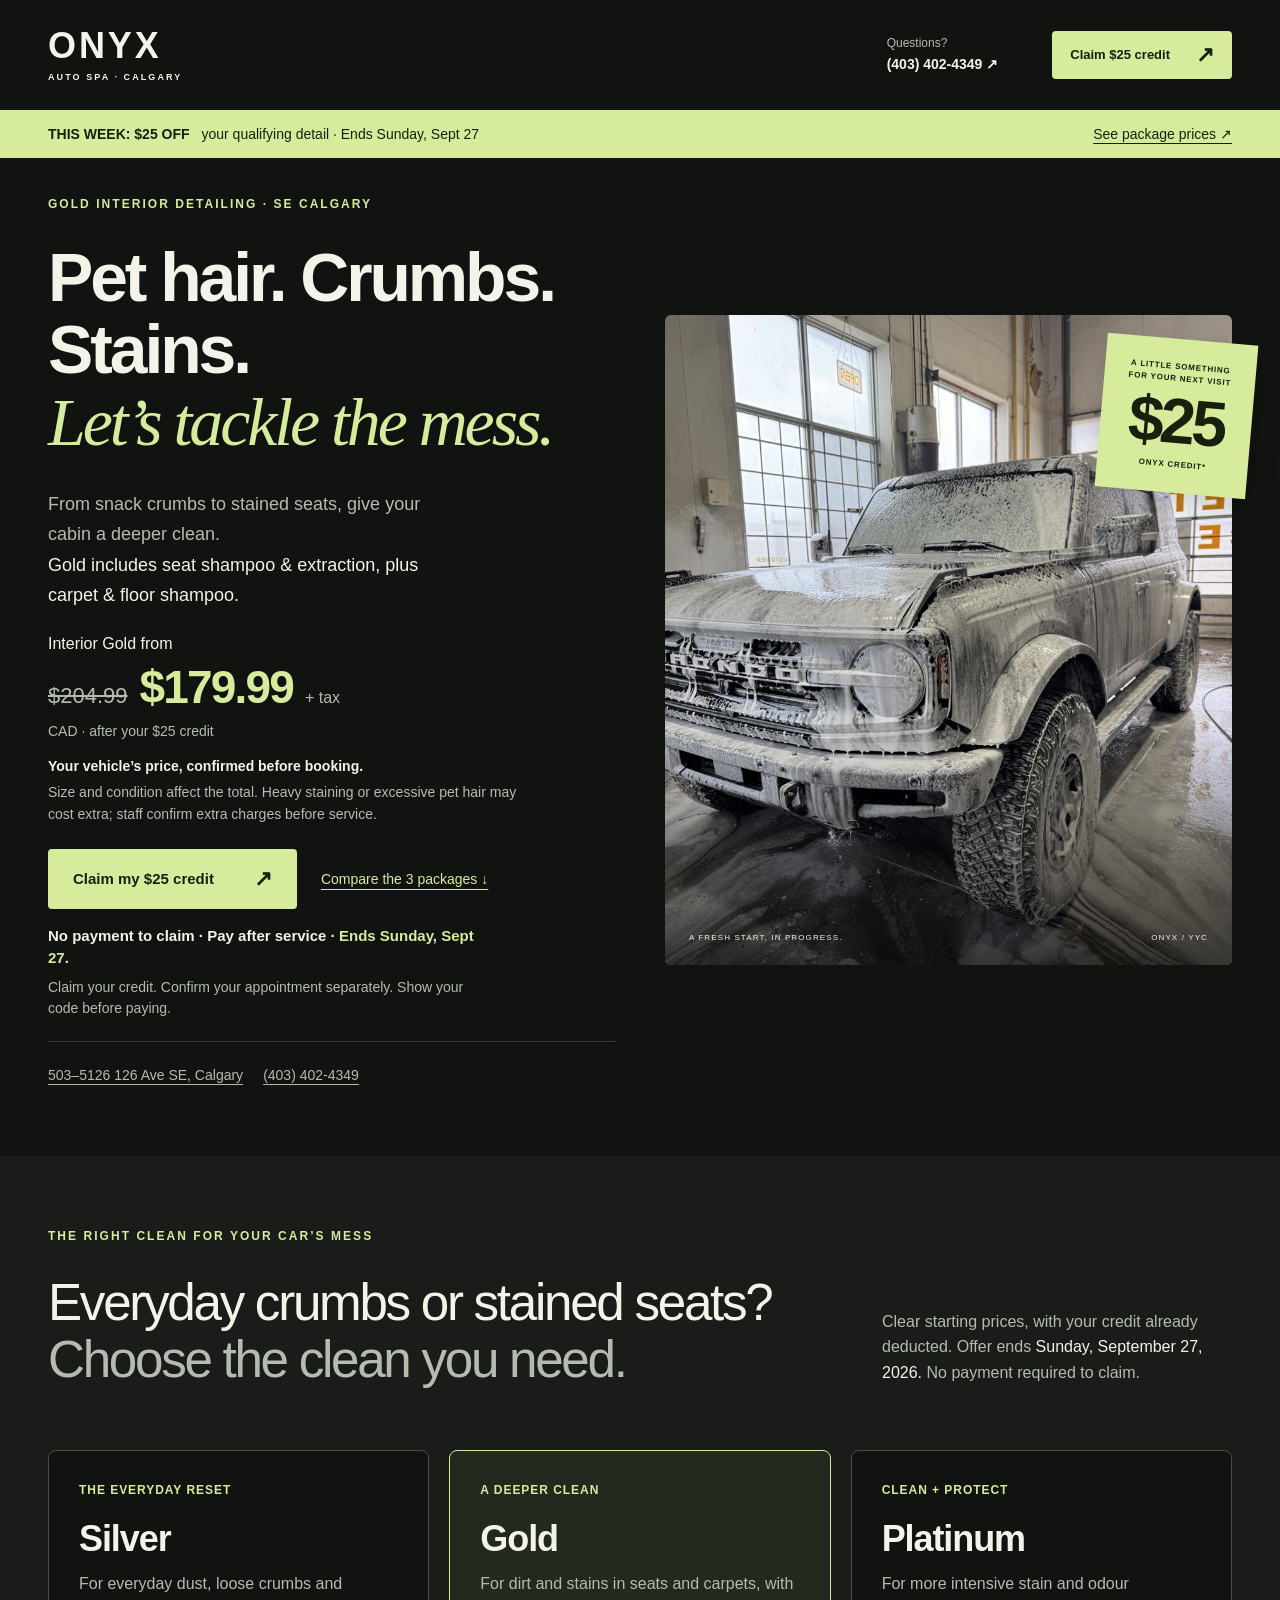
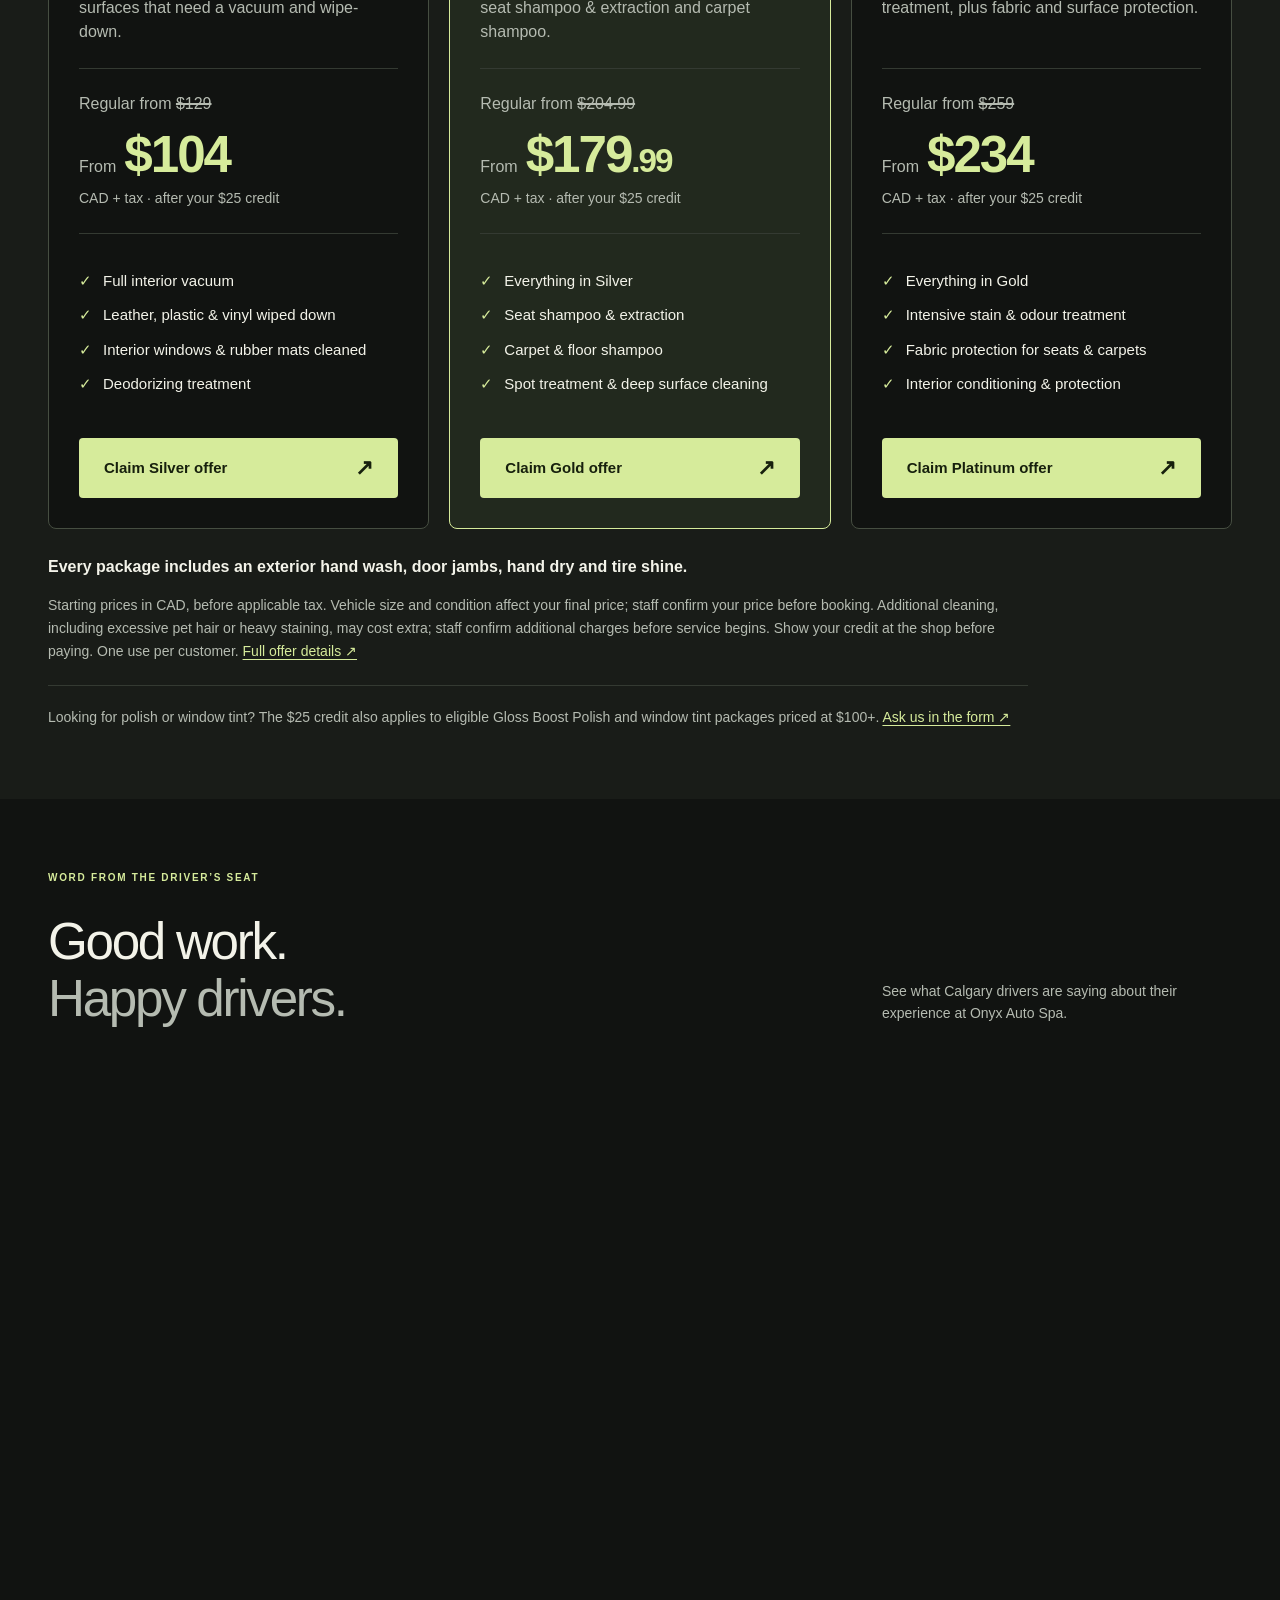
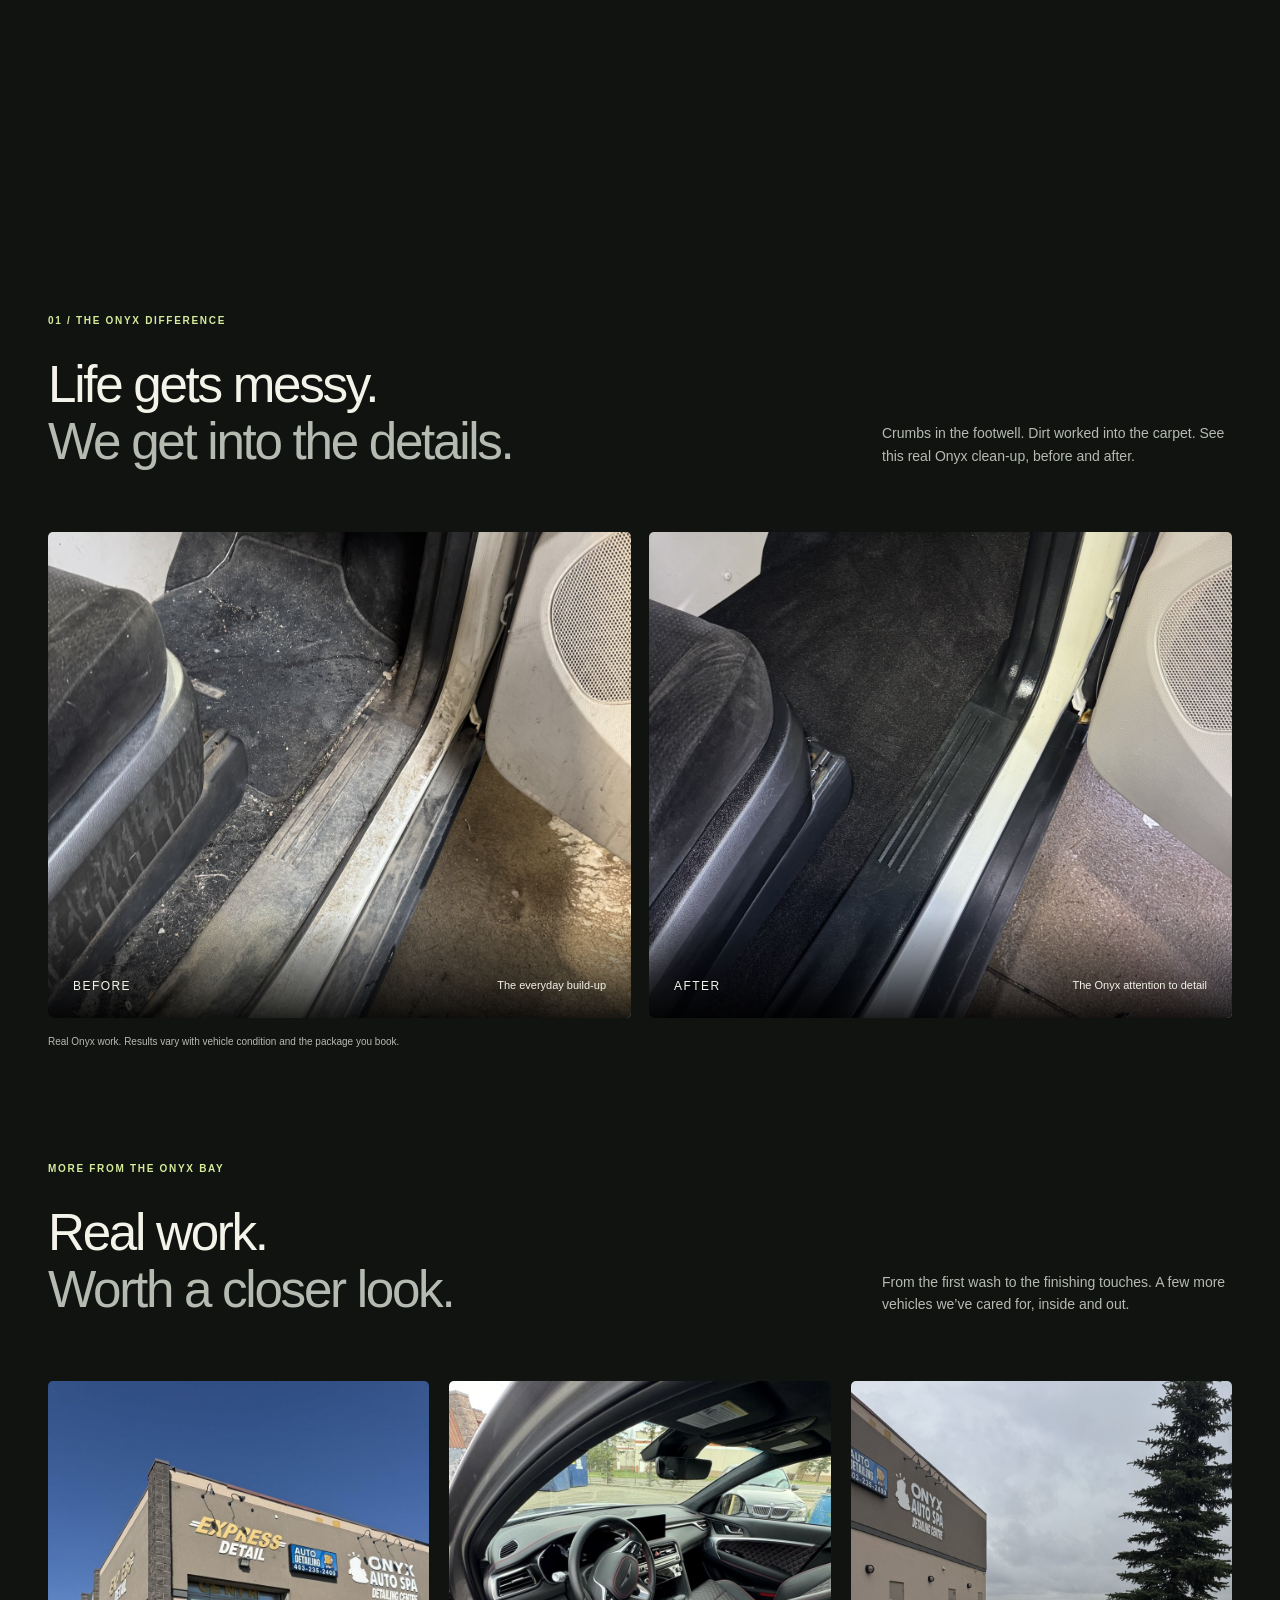
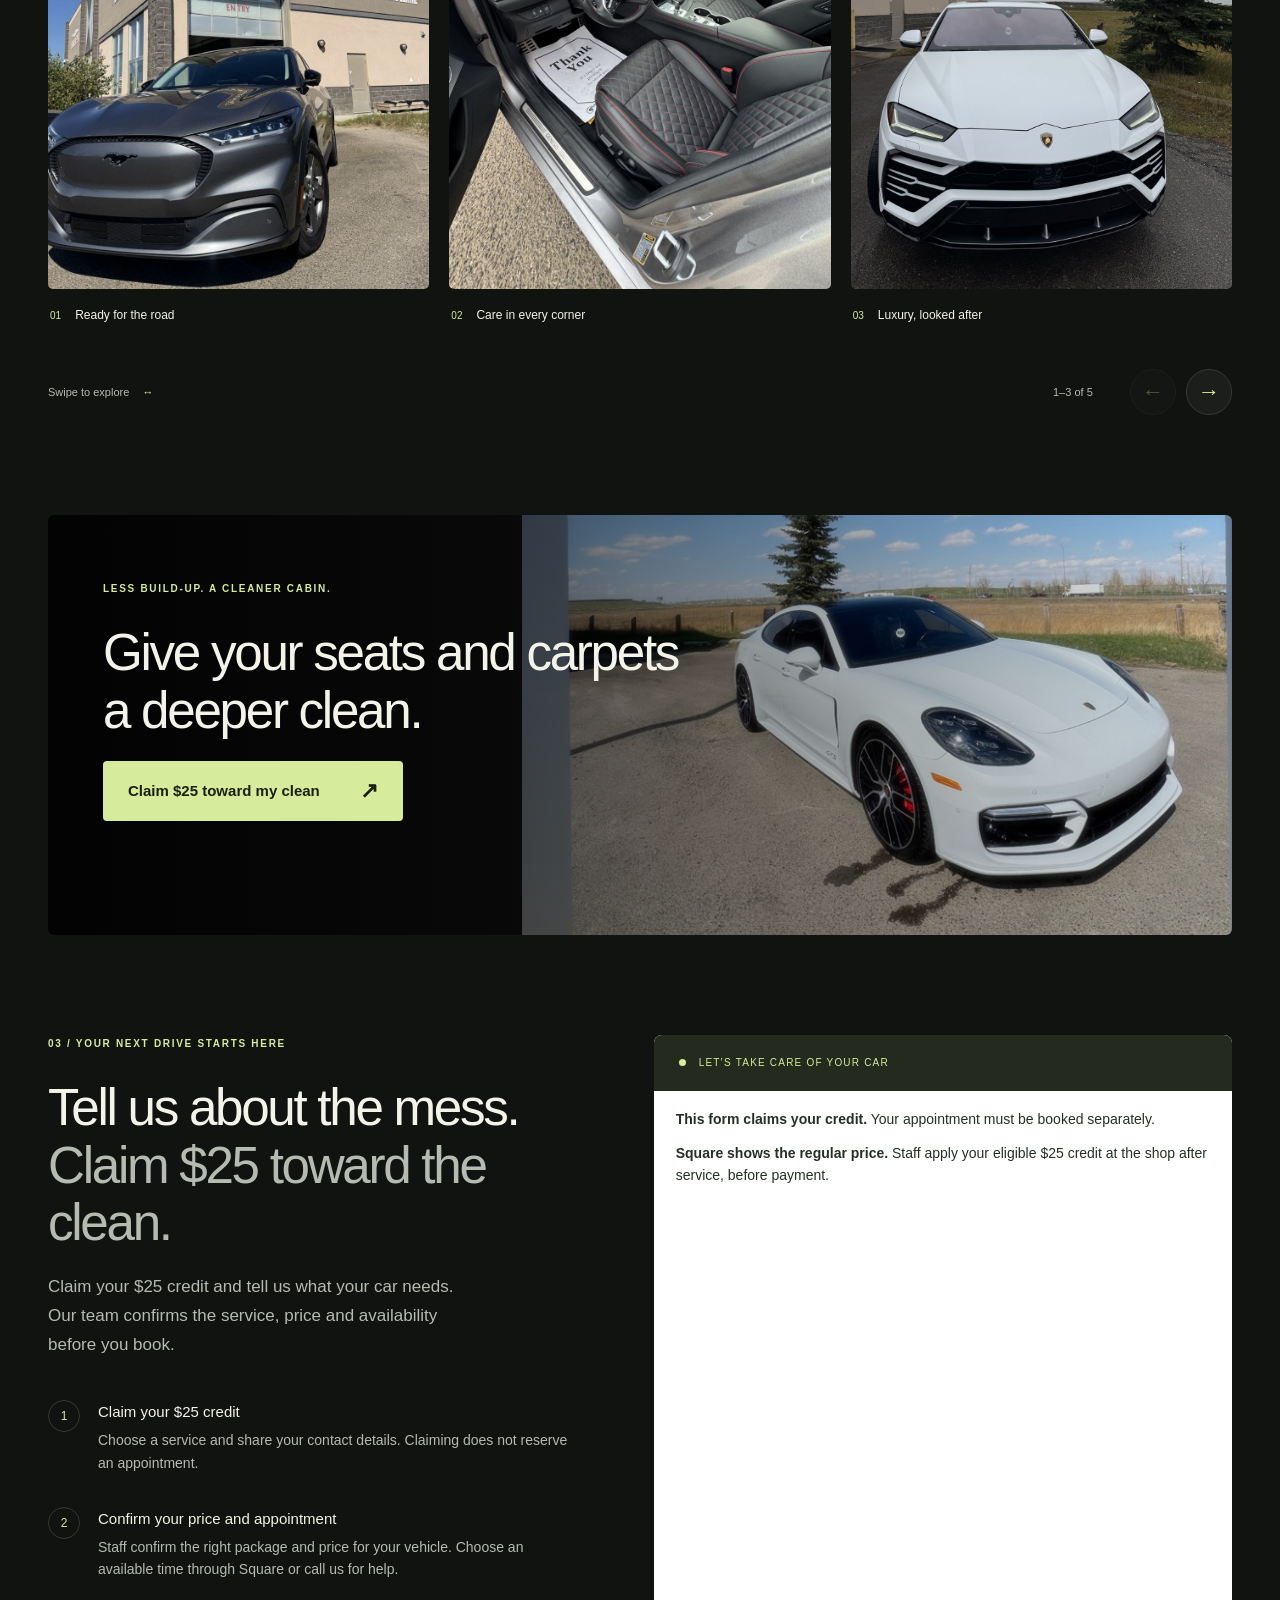
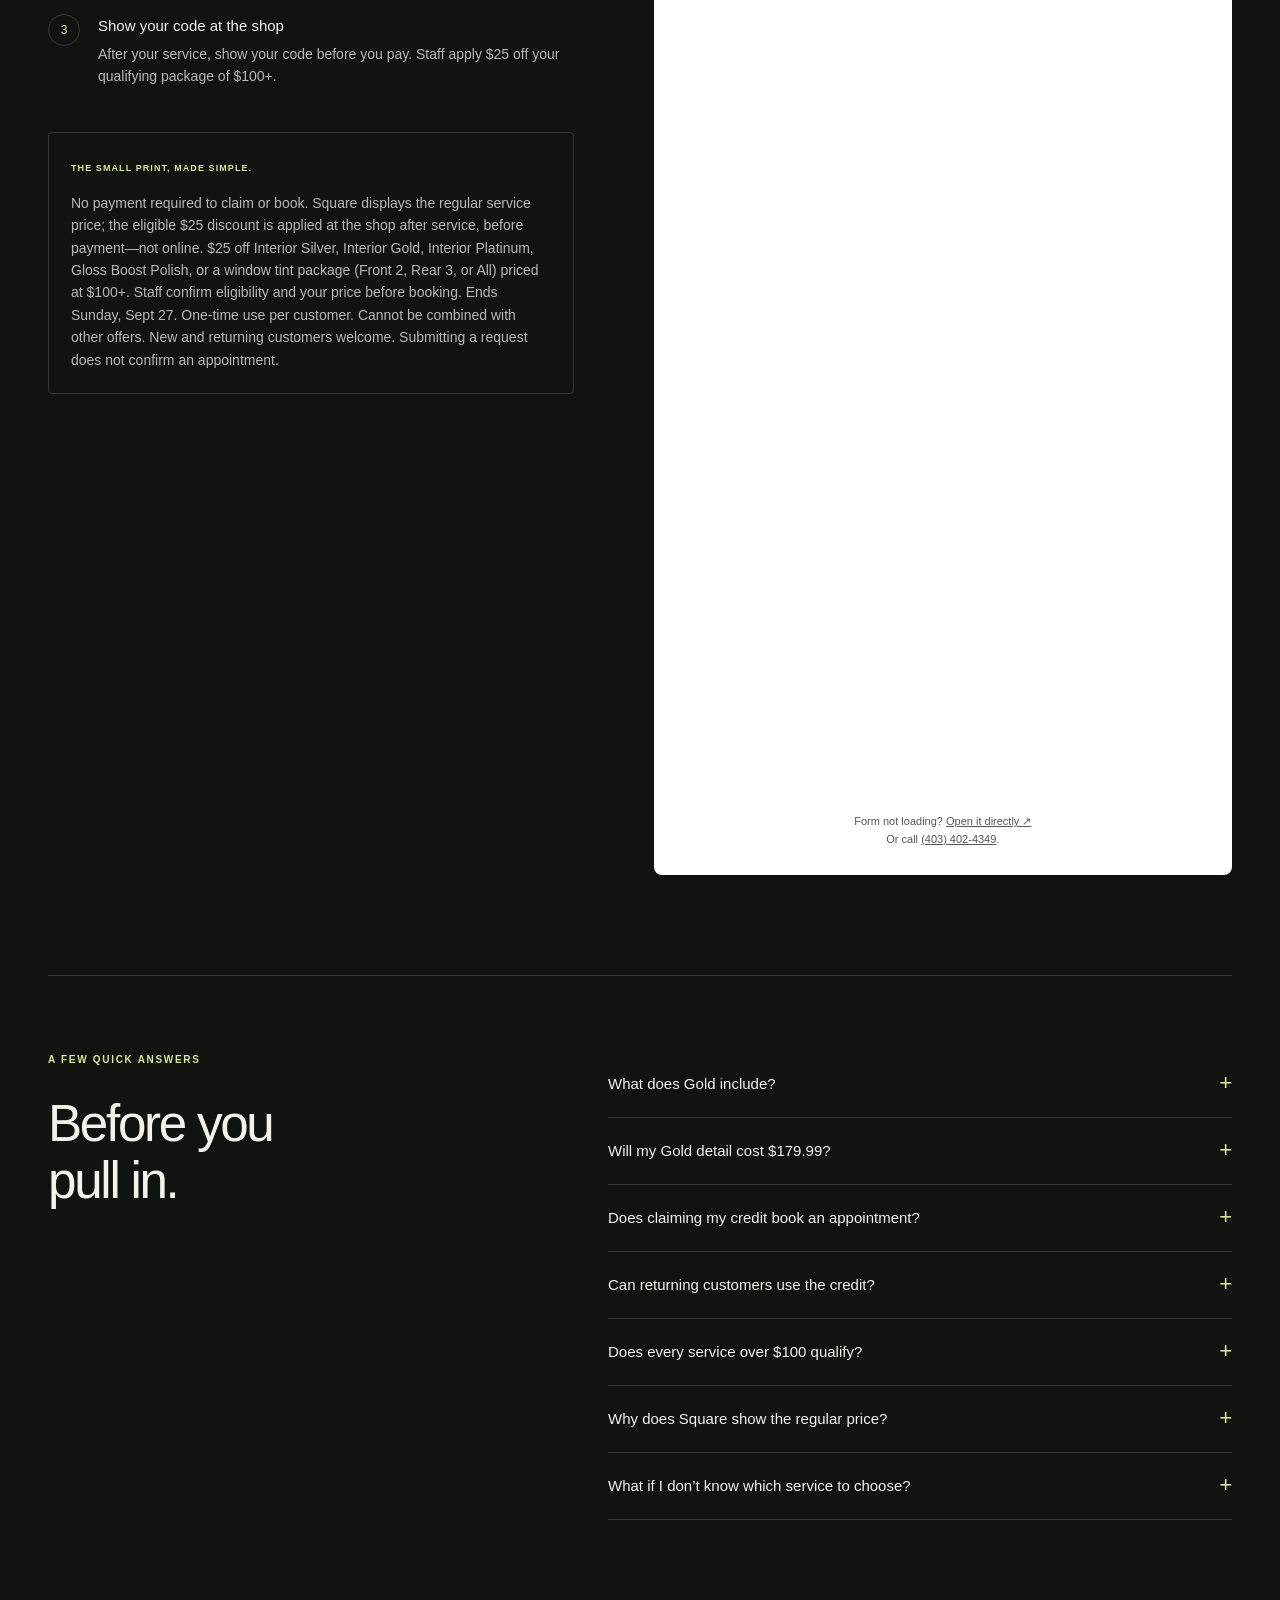
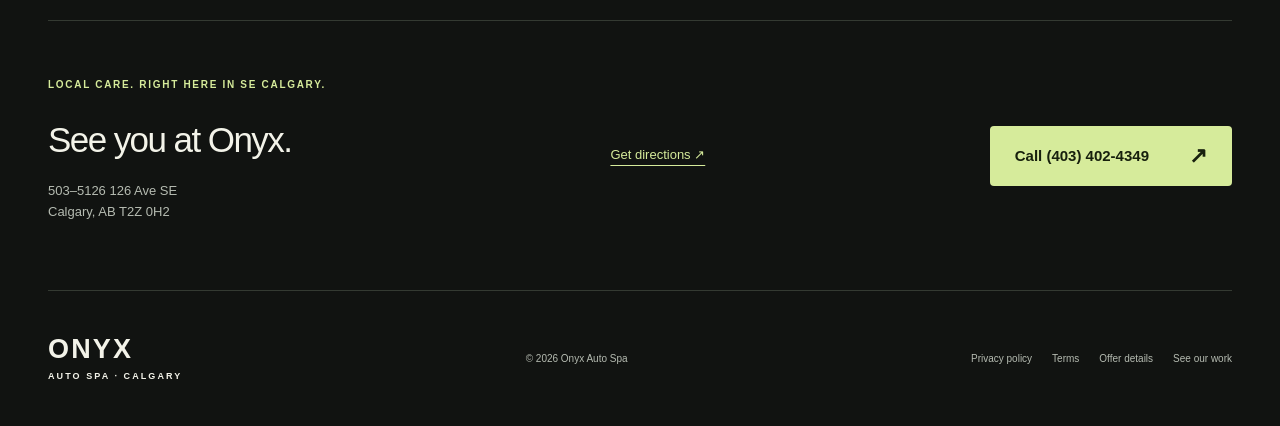
<file: index.html>
<!doctype html>
<html lang="en-CA">
<head>
<meta charset="utf-8"><meta name="viewport" content="width=device-width, initial-scale=1">
<title>Gold Interior Detailing From $179.99 + Tax | Onyx Auto Spa Calgary</title>
<meta name="description" content="Gold interior detailing from $179.99 CAD + tax after your $25 credit. Seat shampoo and extraction, plus carpet shampoo. Price confirmed before booking. Ends Sept 27, 2026.">
<link rel="canonical" href="https://book.onyxautospa.ca/"><meta property="og:url" content="https://book.onyxautospa.ca/"><meta name="theme-color" content="#111311"><meta property="og:title" content="Gold interior detailing from $179.99 + tax | Onyx Auto Spa"><meta property="og:description" content="Seat shampoo and extraction, plus carpet shampoo. Gold from $179.99 CAD + tax after your $25 credit. Vehicle price confirmed before booking. Ends Sunday, Sept 27."><meta property="og:type" content="website"><meta property="og:image" content="https://book.onyxautospa.ca/assets/onyx-foam-wash.jpg">
<link rel="icon" href="assets/favicon.svg" type="image/svg+xml"><link rel="stylesheet" href="styles.css?v=20260922-gold-clarity"><link rel="preconnect" href="https://portal.thebfsai.com"><link rel="preload" as="image" href="assets/onyx-foam-wash.jpg">
<script src="app.js?v=20260912-gallery" defer></script>
<!-- Meta Pixel Code -->
<script>
!function(f,b,e,v,n,t,s)
{if(f.fbq)return;n=f.fbq=function(){n.callMethod?
n.callMethod.apply(n,arguments):n.queue.push(arguments)};
if(!f._fbq)f._fbq=n;n.push=n;n.loaded=!0;n.version='2.0';
n.queue=[];t=b.createElement(e);t.async=!0;
t.src=v;s=b.getElementsByTagName(e)[0];
s.parentNode.insertBefore(t,s)}(window,document,'script',
'https://connect.facebook.net/en_US/fbevents.js');
fbq('init', '1621954292677375');
fbq('track', 'PageView');
</script>
<!-- End Meta Pixel Code -->
</head>
<body>
<noscript><img height="1" width="1" style="display:none" alt="" src="https://www.facebook.com/tr?id=1621954292677375&amp;ev=PageView&amp;noscript=1"></noscript>
<a class="skip" href="#main">Skip to content</a>
<header class="header wrap"><a class="brand" href="#" aria-label="Onyx Auto Spa home">ONYX<span>AUTO SPA · CALGARY</span></a><a class="header-phone" href="tel:+14034024349">Questions? <strong>(403) 402-4349 ↗</strong></a><a class="button small" href="#claim">Claim $25 credit <span>↗</span></a></header>
<main id="main">
<div class="offer-strip campaign-strip"><div class="wrap"><p><strong>THIS WEEK: $25 OFF</strong> your qualifying detail <span class="offer-deadline">· Ends Sunday, Sept 27</span></p><a href="#packages">See package prices ↗</a></div></div>
<section class="hero wrap">
<div class="hero-copy"><p class="eyebrow">GOLD INTERIOR DETAILING · SE CALGARY</p><h1>Pet hair. Crumbs. Stains.<br><em>Let’s tackle the mess.</em></h1><p class="intro">From snack crumbs to stained seats, give your cabin a deeper clean.<br><strong>Gold includes seat shampoo &amp; extraction, plus carpet &amp; floor shampoo.</strong></p><p class="hero-price"><span>Interior Gold from</span> <del aria-label="Regular starting price 204 dollars and 99 cents">$204.99</del> <strong>$179.99</strong><span class="price-tax">+ tax</span><small>CAD · after your $25 credit</small></p>
<p class="price-reassurance"><strong>Your vehicle’s price, confirmed before booking.</strong> Size and condition affect the total. Heavy staining or excessive pet hair may cost extra; staff confirm extra charges before service.</p><div class="hero-actions"><a class="button" href="#claim">Claim my $25 credit <span>↗</span></a><a class="compare-link" href="#packages">Compare the 3 packages ↓</a></div><p class="hero-reassure">No payment to claim · Pay after service · <span class="ends">Ends Sunday, Sept 27.</span></p><p class="redeem-line">Claim your credit. Confirm your appointment separately. Show your code before paying.</p><div class="hero-trust"><a href="#location">503–5126 126 Ave SE, Calgary</a><a href="tel:+14034024349">(403) 402-4349</a></div></div>
<div class="hero-visual"><img src="assets/onyx-foam-wash.jpg" alt="Ford Bronco covered in wash foam inside the Onyx Auto Spa detailing bay in SE Calgary" width="900" height="1200" fetchpriority="high"><div class="photo-caption"><span>A FRESH START, IN PROGRESS.</span><span>ONYX / YYC</span></div><div class="credit-badge"><span>A LITTLE SOMETHING<br>FOR YOUR NEXT VISIT</span><strong>$25</strong><span>ONYX CREDIT*</span></div></div>
</section>
<section class="section services-section pricing-section" id="packages" aria-labelledby="packages-title"><div class="wrap">
<div class="section-heading"><div><p class="eyebrow">THE RIGHT CLEAN FOR YOUR CAR’S MESS</p><h2 id="packages-title">Everyday crumbs or stained seats?<br><span>Choose the clean you need.</span></h2></div><p>Clear starting prices, with your credit already deducted. Offer ends <strong>Sunday, September 27, 2026.</strong> No payment required to claim.</p></div>
<div class="pricing-grid">
<article class="price-card"><p class="package-kicker">THE EVERYDAY RESET</p><h3>Silver</h3><p class="package-description">For everyday dust, loose crumbs and surfaces that need a vacuum and wipe-down.</p><div class="package-price"><span class="regular-price">Regular from <del>$129</del></span><div><span class="from-label">From</span> <strong>$104</strong></div><span class="credit-note">CAD + tax · after your $25 credit</span></div><ul><li>Full interior vacuum</li><li>Leather, plastic &amp; vinyl wiped down</li><li>Interior windows &amp; rubber mats cleaned</li><li>Deodorizing treatment</li></ul><a class="button" href="#claim" aria-label="Claim 25 dollars off Interior Silver">Claim Silver offer <span aria-hidden="true">↗</span></a></article>
<article class="price-card price-card-featured"><p class="package-kicker">A DEEPER CLEAN</p><h3>Gold</h3><p class="package-description">For dirt and stains in seats and carpets, with seat shampoo &amp; extraction and carpet shampoo.</p><div class="package-price"><span class="regular-price">Regular from <del>$204.99</del></span><div><span class="from-label">From</span> <strong>$179<small>.99</small></strong></div><span class="credit-note">CAD + tax · after your $25 credit</span></div><ul><li>Everything in Silver</li><li>Seat shampoo &amp; extraction</li><li>Carpet &amp; floor shampoo</li><li>Spot treatment &amp; deep surface cleaning</li></ul><a class="button" href="#claim" aria-label="Claim 25 dollars off Interior Gold">Claim Gold offer <span aria-hidden="true">↗</span></a></article>
<article class="price-card"><p class="package-kicker">CLEAN + PROTECT</p><h3>Platinum</h3><p class="package-description">For more intensive stain and odour treatment, plus fabric and surface protection.</p><div class="package-price"><span class="regular-price">Regular from <del>$259</del></span><div><span class="from-label">From</span> <strong>$234</strong></div><span class="credit-note">CAD + tax · after your $25 credit</span></div><ul><li>Everything in Gold</li><li>Intensive stain &amp; odour treatment</li><li>Fabric protection for seats &amp; carpets</li><li>Interior conditioning &amp; protection</li></ul><a class="button" href="#claim" aria-label="Claim 25 dollars off Interior Platinum">Claim Platinum offer <span aria-hidden="true">↗</span></a></article>
</div>
<p class="all-packages"><strong>Every package includes an exterior hand wash, door jambs, hand dry and tire shine.</strong></p>
<p class="pricing-note">Starting prices in CAD, before applicable tax. Vehicle size and condition affect your final price; staff confirm your price before booking. Additional cleaning, including excessive pet hair or heavy staining, may cost extra; staff confirm additional charges before service begins. Show your credit at the shop before paying. One use per customer. <a href="#terms">Full offer details ↗</a></p>
<p class="other-services">Looking for polish or window tint? The $25 credit also applies to eligible Gloss Boost Polish and window tint packages priced at $100+. <a href="#claim">Ask us in the form ↗</a></p>
</div></section>
<section class="section wrap reviews reviews-early" id="reviews"><div class="section-heading"><div><p class="eyebrow">WORD FROM THE DRIVER’S SEAT</p><h2>Good work.<br><span>Happy drivers.</span></h2></div><p>See what Calgary drivers are saying about their experience at Onyx Auto Spa.</p></div><div class="review-widget"><iframe class="lc_reviews_widget" src="https://reputationhub.site/reputation/widgets/review_widget/LOLqZJi9KZWpow1GA6s1?widgetId=6aa5b07e10eca1061669c43d" title="Onyx Auto Spa Google customer reviews" frameborder="0" scrolling="no" height="650" style="min-width:100%;width:100%;border:0;"></iframe></div></section>
<section class="section wrap" id="results"><div class="section-heading"><div><p class="eyebrow">01 / THE ONYX DIFFERENCE</p><h2>Life gets messy.<br><span>We get into the details.</span></h2></div><p>Crumbs in the footwell. Dirt worked into the carpet. See this real Onyx clean-up, before and after.</p></div>
<div class="comparison"><figure><img src="assets/interior-before.jpg" alt="Footwell and door sill before detailing, with dirt and debris on the carpet" width="1400" height="1400" loading="lazy"><figcaption>BEFORE <span>The everyday build-up</span></figcaption></figure><figure><img src="assets/interior-after.jpg" alt="The matching footwell after detailing, with clean black carpet and a freshly cleaned door sill" width="1400" height="1400" loading="lazy"><figcaption>AFTER <span>The Onyx attention to detail</span></figcaption></figure></div><p class="image-note">Real Onyx work. Results vary with vehicle condition and the package you book.</p></section>
<section class="section wrap work-gallery" id="work-gallery" aria-labelledby="gallery-title" aria-roledescription="carousel"><div class="section-heading"><div><p class="eyebrow">MORE FROM THE ONYX BAY</p><h2 id="gallery-title">Real work.<br><span>Worth a closer look.</span></h2></div><p>From the first wash to the finishing touches. A few more vehicles we’ve cared for, inside and out.</p></div><div class="gallery-track" id="work-photos" tabindex="0" role="group" aria-label="Onyx work photos. Swipe, scroll, or use the arrow keys."><figure class="gallery-slide"><img src="assets/onyx-mach-e.jpg" alt="Ford Mustang Mach-E outside Onyx Auto Spa" width="900" height="1200" loading="lazy" decoding="async"><figcaption><span>01</span>Ready for the road</figcaption></figure><figure class="gallery-slide"><img src="assets/onyx-premium-interior.jpg" alt="Detailed quilted black leather cabin with a protective paper floor mat" width="900" height="1200" loading="lazy" decoding="async"><figcaption><span>02</span>Care in every corner</figcaption></figure><figure class="gallery-slide"><img src="assets/onyx-urus.jpg" alt="White Lamborghini Urus outside the Onyx Auto Spa detailing centre in Calgary" width="1050" height="1400" loading="lazy" decoding="async"><figcaption><span>03</span>Luxury, looked after</figcaption></figure><figure class="gallery-slide"><img src="assets/onyx-clean-console.jpg" alt="Cleaned dashboard and centre console inside a vehicle" width="960" height="960" loading="lazy" decoding="async"><figcaption><span>04</span>The details make the difference</figcaption></figure><figure class="gallery-slide"><img src="assets/onyx-denali.jpg" alt="White GMC Yukon Denali outside the detailing centre" width="900" height="1200" loading="lazy" decoding="async"><figcaption><span>05</span>A finish to feel good about</figcaption></figure></div><div class="gallery-bottom"><p>Swipe to explore <span aria-hidden="true">↔</span></p><div class="gallery-controls"><span id="gallery-count" aria-live="polite" aria-atomic="true">1–3 of 5</span><button type="button" id="gallery-prev" aria-label="Previous photos" aria-controls="work-photos">←</button><button type="button" id="gallery-next" aria-label="Next photos" aria-controls="work-photos">→</button></div></div></section>

<section class="wide-photo wrap"><img src="assets/onyx-porsche.jpg" alt="Finished Porsche photographed at Onyx Auto Spa" width="735" height="1200" loading="lazy"><div><p class="eyebrow">LESS BUILD-UP. A CLEANER CABIN.</p><h2>Give your seats and carpets<br>a deeper clean.</h2><a class="button" href="#claim">Claim $25 toward my clean <span>↗</span></a></div></section>
<section class="section wrap claim-section" id="claim"><div class="claim-copy"><p class="eyebrow">03 / YOUR NEXT DRIVE STARTS HERE</p><h2>Tell us about the mess.<br><span>Claim $25 toward the clean.</span></h2><p class="intro">Claim your $25 credit and tell us what your car needs. Our team confirms the service, price and availability before you book.</p><ol class="steps"><li><span>1</span><div><h3>Claim your $25 credit</h3><p>Choose a service and share your contact details. Claiming does not reserve an appointment.</p></div></li><li><span>2</span><div><h3>Confirm your price and appointment</h3><p>Staff confirm the right package and price for your vehicle. Choose an available time through Square or call us for help.</p></div></li><li><span>3</span><div><h3>Show your code at the shop</h3><p>After your service, show your code before you pay. Staff apply $25 off your qualifying package of $100+.</p></div></li></ol><div class="terms" id="terms"><strong>THE SMALL PRINT, MADE SIMPLE.</strong><p>No payment required to claim or book. Square displays the regular service price; the eligible $25 discount is applied at the shop after service, before payment—not online. $25 off Interior Silver, Interior Gold, Interior Platinum, Gloss Boost Polish, or a window tint package (Front 2, Rear 3, or All) priced at $100+. Staff confirm eligibility and your price before booking. Ends Sunday, Sept 27. One-time use per customer. Cannot be combined with other offers. New and returning customers welcome. Submitting a request does not confirm an appointment.</p></div></div>
<div class="form-card"><div class="form-top"><span class="dot"></span> LET’S TAKE CARE OF YOUR CAR</div><div class="form-guidance"><p><strong>This form claims your credit.</strong> Your appointment must be booked separately.</p><p><strong>Square shows the regular price.</strong> Staff apply your eligible $25 credit at the shop after service, before payment.</p></div><iframe src="https://portal.thebfsai.com/widget/form/N7EyQvNzWatQ19AHRpVW" style="width:100%;height:1198px;border:none;border-radius:8px" id="inline-N7EyQvNzWatQ19AHRpVW" data-layout="{'id':'INLINE'}" data-trigger-type="alwaysShow" data-trigger-value="" data-activation-type="alwaysActivated" data-activation-value="" data-deactivation-type="neverDeactivate" data-deactivation-value="" data-form-name="CLAIM YOUR $25 ONYX CREDIT" data-height="1198" data-layout-iframe-id="inline-N7EyQvNzWatQ19AHRpVW" data-form-id="N7EyQvNzWatQ19AHRpVW" data-cookie-consent="true" data-cookie-consent-provider="auto" title="CLAIM YOUR $25 ONYX CREDIT"></iframe><p class="form-help">Form not loading? <a id="direct-form" href="https://portal.thebfsai.com/widget/form/N7EyQvNzWatQ19AHRpVW" target="_blank" rel="noopener">Open it directly ↗</a><br>Or call <a href="tel:+14034024349">(403) 402-4349</a>.</p></div></section>
<section class="section wrap faq"><div><p class="eyebrow">A FEW QUICK ANSWERS</p><h2>Before you<br>pull in.</h2></div><div><details><summary>What does Gold include?</summary><p>Everything in Silver, plus seat shampoo &amp; extraction, carpet &amp; floor shampoo, spot treatment and deep surface cleaning. Gold is the deeper-clean option shown above; Silver is a vacuum-and-wipe-down refresh.</p></details><details><summary>Will my Gold detail cost $179.99?</summary><p>Gold starts at $179.99 CAD before tax after your $25 credit. Vehicle size and condition affect the final price. Staff confirm your price before booking. Heavy staining or excessive pet hair may cost extra; staff confirm any additional charges before service begins.</p></details><details><summary>Does claiming my credit book an appointment?</summary><p>No. This form claims your credit. You still need to book an available appointment through Square or contact Onyx for help. If you already have an appointment, keep it; claiming does not change your booking.</p></details><details><summary>Can returning customers use the credit?</summary><p>Yes. The offer is available to both new and returning customers, once per customer.</p></details><details><summary>Does every service over $100 qualify?</summary><p>No. The $25 credit applies to Interior Silver, Interior Gold, Interior Platinum, Gloss Boost Polish, and window tint packages (Front 2, Rear 3, or All) when that package is priced at $100 or more. Staff confirm eligibility and your final price before booking. Ends Sunday, Sept 27.</p></details><details><summary>Why does Square show the regular price?</summary><p>Square shows the regular service price before this promotion. No upfront payment is required. Show your coupon to Onyx staff after your service and before paying: they will apply the $25 discount to an eligible service at the shop. The discount is not applied online.</p></details><details><summary>What if I don’t know which service to choose?</summary><p>Select “Not Sure — Help Me Choose” in the form. We’ll help you find an option for your vehicle’s condition and what you’d like done.</p></details></div></section>
<section class="location wrap" id="location"><div><p class="eyebrow">LOCAL CARE. RIGHT HERE IN SE CALGARY.</p><h2>See you at Onyx.</h2><p>503–5126 126 Ave SE<br>Calgary, AB T2Z 0H2</p></div><a class="text-link" href="https://www.google.com/maps/search/?api=1&query=Onyx+Auto+Spa+503+5126+126+Ave+SE+Calgary" target="_blank" rel="noopener">Get directions ↗</a><a class="button" href="tel:+14034024349">Call (403) 402-4349 <span>↗</span></a></section>
</main><footer class="wrap"><a class="brand" href="#">ONYX<span>AUTO SPA · CALGARY</span></a><p>© 2026 Onyx Auto Spa</p><div><a href="https://onyxautospa.ca/privacy-policy/">Privacy policy</a><a href="https://onyxautospa.ca/terms-conditions/">Terms</a><a href="#terms">Offer details</a><a href="#work-gallery">See our work</a></div></footer><div class="mobile-cta"><span><strong>Gold from $179.99 + tax</strong><small>CAD · after your $25 credit</small></span><a class="button small" href="#claim">Claim $25 <span aria-hidden="true">↗</span></a></div>
<script src="https://portal.thebfsai.com/js/form_embed.js"></script>
<script src="https://reputationhub.site/reputation/assets/review-widget.js"></script>
</body></html>
</file>
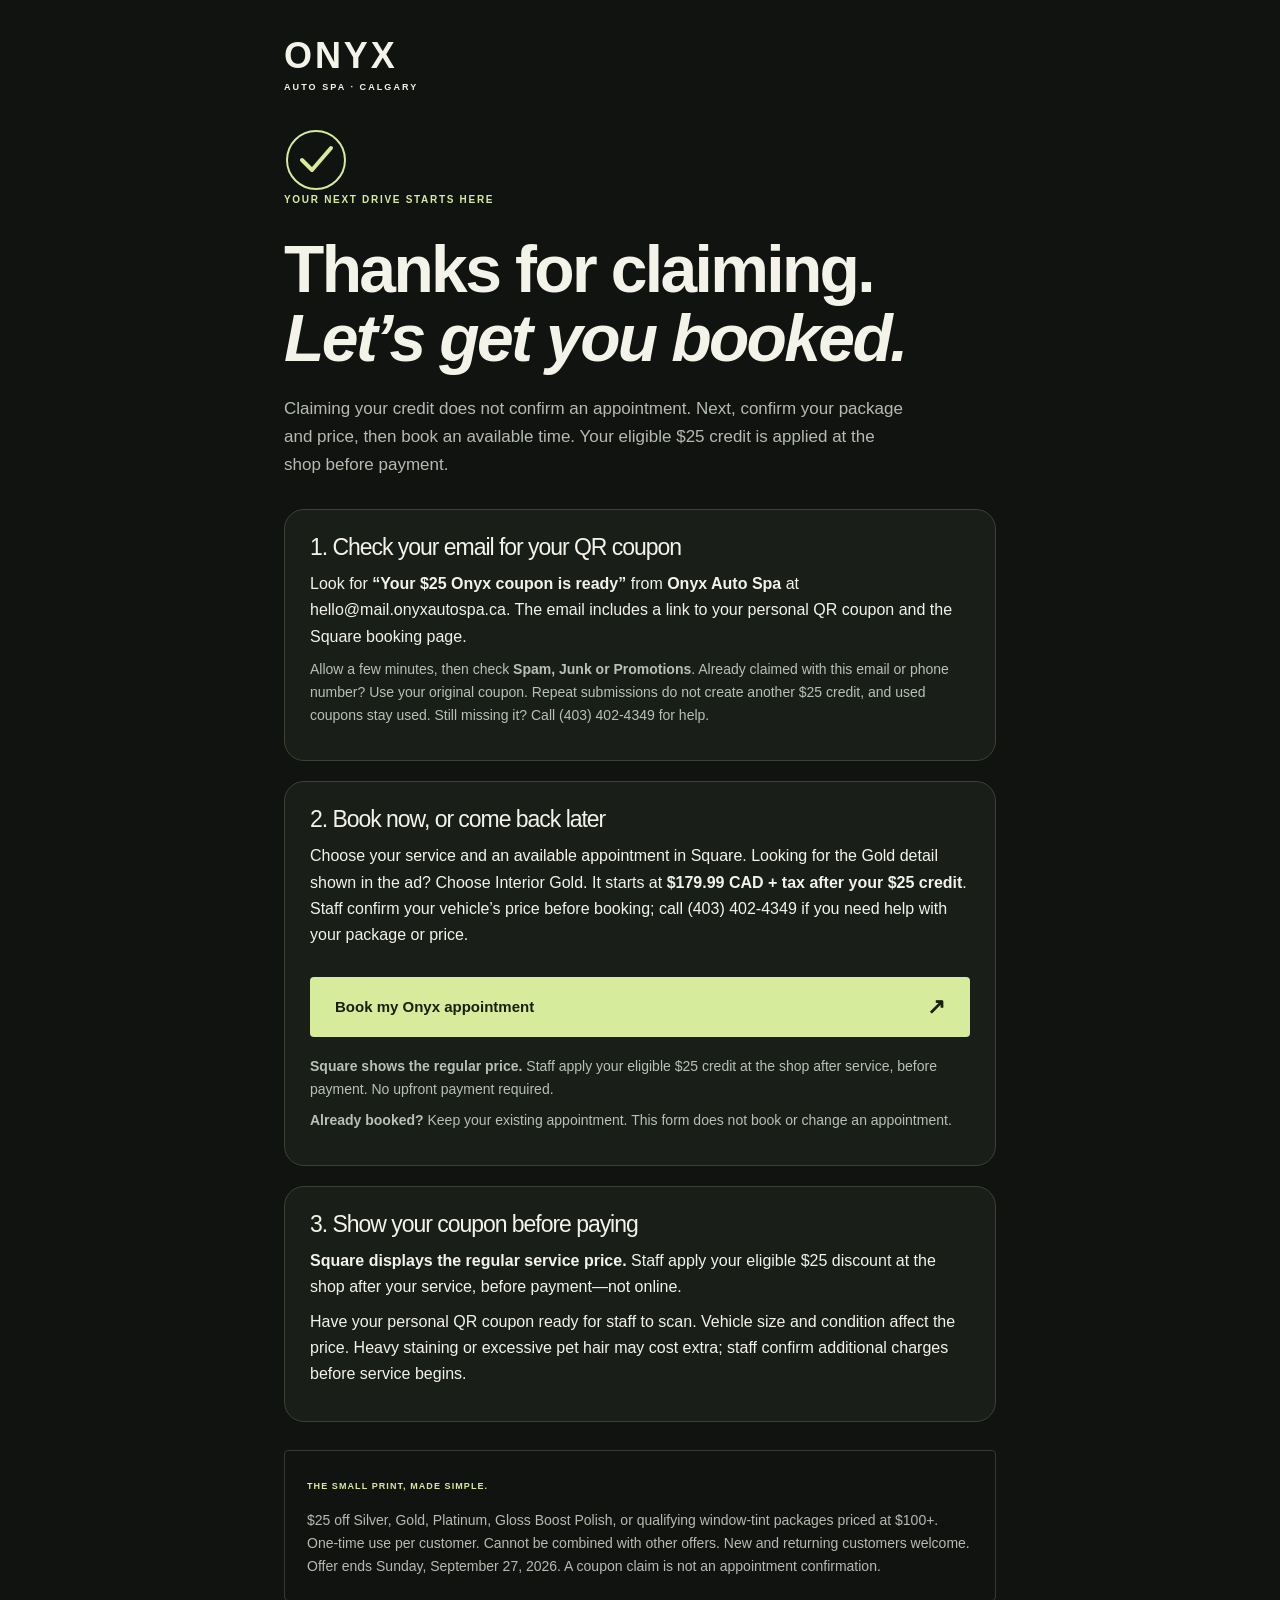
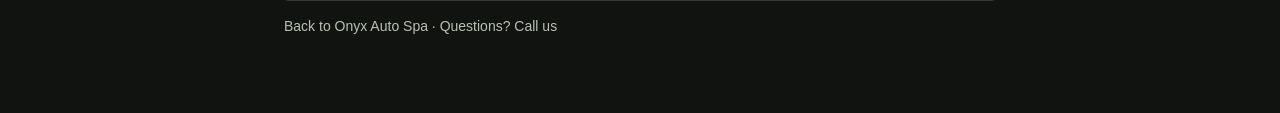
<file: thank-you.html>
<!doctype html>
<html lang="en-CA"><head><meta charset="utf-8"><meta name="viewport" content="width=device-width,initial-scale=1"><meta name="robots" content="noindex"><title>Your next steps | Onyx Auto Spa</title><meta name="theme-color" content="#111311"><link rel="icon" href="assets/favicon.svg" type="image/svg+xml"><link rel="stylesheet" href="styles.css?v=20260922-gold-clarity"><style>
.confirmation{max-width:760px;margin:0 auto;padding:38px 24px 60px}.confirmation .brand{display:inline-block;margin-bottom:36px}.confirmation h1{font-size:clamp(38px,7vw,66px);line-height:1.05;letter-spacing:-.04em;margin:22px 0}.confirmation h2{font-size:23px;margin:0 0 10px}.confirmation p{line-height:1.65}.confirmation .intro{max-width:620px}.next-card{border:1px solid #3a4335;border-radius:20px;background:#191e18;padding:25px;margin:20px 0}.next-card p{margin:8px 0}.confirmation .button{width:100%;justify-content:space-between;margin:20px 0 10px}.confirmation .terms{margin-top:28px}.success-icon{width:64px;height:64px;display:block;color:#d6eb9b}.success-icon path{stroke-dasharray:60;stroke-dashoffset:60;animation:check .65s ease-out forwards}.confirmation .small-note{font-size:14px;color:#b8c1b3}.confirmation a{overflow-wrap:anywhere}@keyframes check{to{stroke-dashoffset:0}}@media(prefers-reduced-motion:reduce){.success-icon path{animation:none;stroke-dashoffset:0}}
</style><!-- Meta Pixel Code -->
<script>
!function(f,b,e,v,n,t,s)
{if(f.fbq)return;n=f.fbq=function(){n.callMethod?
n.callMethod.apply(n,arguments):n.queue.push(arguments)};
if(!f._fbq)f._fbq=n;n.push=n;n.loaded=!0;n.version='2.0';
n.queue=[];t=b.createElement(e);t.async=!0;
t.src=v;s=b.getElementsByTagName(e)[0];
s.parentNode.insertBefore(t,s)}(window,document,'script',
'https://connect.facebook.net/en_US/fbevents.js');
fbq('init', '1621954292677375');
fbq('track', 'PageView');
</script>
<!-- End Meta Pixel Code -->
</head><body>
<noscript><img height="1" width="1" style="display:none" alt="" src="https://www.facebook.com/tr?id=1621954292677375&amp;ev=PageView&amp;noscript=1"></noscript><main class="confirmation"><a class="brand" href="/" target="_top">ONYX<span>AUTO SPA · CALGARY</span></a><svg class="success-icon" viewBox="0 0 64 64" fill="none" aria-hidden="true"><circle cx="32" cy="32" r="29" stroke="currentColor" stroke-width="2"/><path d="m18 32 10 10 19-22" stroke="currentColor" stroke-width="4" stroke-linecap="round" stroke-linejoin="round"/></svg><p class="eyebrow">YOUR NEXT DRIVE STARTS HERE</p><h1>Thanks for claiming.<br><em>Let’s get you booked.</em></h1><p class="intro">Claiming your credit does not confirm an appointment. Next, confirm your package and price, then book an available time. Your eligible $25 credit is applied at the shop before payment.</p><section class="next-card"><h2>1. Check your email for your QR coupon</h2><p>Look for <strong>“Your $25 Onyx coupon is ready”</strong> from <strong>Onyx Auto Spa</strong> at hello@mail.onyxautospa.ca. The email includes a link to your personal QR coupon and the Square booking page.</p><p class="small-note">Allow a few minutes, then check <strong>Spam, Junk or Promotions</strong>. Already claimed with this email or phone number? Use your original coupon. Repeat submissions do not create another $25 credit, and used coupons stay used. Still missing it? Call <a href="tel:+14034024349">(403) 402-4349</a> for help.</p></section><section class="next-card"><h2>2. Book now, or come back later</h2><p>Choose your service and an available appointment in Square. Looking for the Gold detail shown in the ad? Choose Interior Gold. It starts at <strong>$179.99 CAD + tax after your $25 credit</strong>. Staff confirm your vehicle’s price before booking; call <a href="tel:+14034024349">(403) 402-4349</a> if you need help with your package or price.</p><a class="button" href="https://book.squareup.com/appointments/ppy7ztvss1w3c9/location/L446CJGNEJ2XA/services" target="_blank" rel="noopener">Book my Onyx appointment <span aria-hidden="true">↗</span></a><p class="small-note"><strong>Square shows the regular price.</strong> Staff apply your eligible $25 credit at the shop after service, before payment. No upfront payment required.</p><p class="small-note"><strong>Already booked?</strong> Keep your existing appointment. This form does not book or change an appointment.</p></section><section class="next-card"><h2>3. Show your coupon before paying</h2><p><strong>Square displays the regular service price.</strong> Staff apply your eligible $25 discount at the shop after your service, before payment—not online.</p><p>Have your personal QR coupon ready for staff to scan. Vehicle size and condition affect the price. Heavy staining or excessive pet hair may cost extra; staff confirm additional charges before service begins.</p></section><div class="terms"><strong>THE SMALL PRINT, MADE SIMPLE.</strong><p>$25 off Silver, Gold, Platinum, Gloss Boost Polish, or qualifying window-tint packages priced at $100+. One-time use per customer. Cannot be combined with other offers. New and returning customers welcome. Offer ends Sunday, September 27, 2026. A coupon claim is not an appointment confirmation.</p></div><p class="small-note"><a href="/" target="_top">Back to Onyx Auto Spa</a> · <a href="tel:+14034024349">Questions? Call us</a></p></main></body></html>
</file>
<file: styles.css>
:root{--bg:#111311;--panel:#1b1e1b;--ink:#f3f3e9;--muted:#b5bbb1;--accent:#d6eb9b;--line:#343a32}*{box-sizing:border-box}html{scroll-behavior:smooth;scroll-padding-top:30px}body{margin:0;background:var(--bg);color:var(--ink);font-family:Arial,Helvetica,sans-serif;font-size:16px;line-height:1.6}a{color:inherit;text-decoration:none}img{display:block;max-width:100%;object-fit:cover}button,a,summary{-webkit-tap-highlight-color:transparent}a:focus-visible,summary:focus-visible{outline:3px solid var(--accent);outline-offset:6px}.wrap{width:min(1240px,calc(100% - 96px));margin-inline:auto}.header{display:flex;align-items:center;justify-content:space-between;height:110px;gap:24px}.brand{font-size:36px;font-weight:800;letter-spacing:.08em;line-height:1}.brand span{display:block;font-size:9px;letter-spacing:.23em;margin-top:9px}.header-phone{font-size:12px;color:var(--muted);margin-left:auto;margin-right:30px}.header-phone strong{display:block;color:var(--ink);font-size:14px}.button{background:var(--accent);color:#17200d;display:inline-flex;align-items:center;justify-content:space-between;gap:40px;padding:18px 25px;border-radius:4px;font-size:15px;font-weight:700;transition:background .2s,transform .2s}.button:hover{background:#e6ffc1;transform:translateY(-2px)}.button span{font-size:22px;line-height:1}.button.small{font-size:13px;padding:13px 18px;gap:26px}.hero{display:grid;grid-template-columns:1fr 1fr;gap:50px;padding:36px 0 70px;align-items:center}.eyebrow{font-size:10px;font-weight:700;letter-spacing:.17em;margin:0 0 26px;line-height:1.8;color:var(--accent)}.dot{display:inline-block;height:7px;width:7px;border-radius:50%;background:var(--accent);margin-right:9px}.hero h1{font-size:clamp(65px,6.6vw,95px);line-height:.99;letter-spacing:-.065em;margin:0 0 30px;font-weight:600}.hero h1 em{font-family:Georgia,serif;font-weight:400;color:var(--accent)}.intro{font-size:17px;line-height:1.7;color:var(--muted);max-width:420px;margin-bottom:30px}.intro strong{color:var(--ink);font-weight:400}.micro{font-size:11px;color:var(--muted);margin:12px 0 32px}.hero-trust{border-top:1px solid var(--line);padding-top:22px;display:flex;flex-wrap:wrap;gap:13px;align-items:center;font-size:11px;color:var(--muted)}.stars{color:var(--accent);letter-spacing:3px}.hero-visual{height:650px;position:relative}.hero-visual>img{width:100%;height:100%;border-radius:6px;object-position:center}.hero-visual:after{content:'';position:absolute;inset:65% 0 0;background:linear-gradient(transparent,#000b);border-radius:6px;pointer-events:none}.photo-caption{position:absolute;bottom:21px;left:24px;right:24px;display:flex;justify-content:space-between;font-size:8px;letter-spacing:.14em;z-index:1}.credit-badge{position:absolute;right:-20px;top:24px;background:var(--accent);color:#17200d;padding:22px 24px;transform:rotate(5deg);text-align:center;box-shadow:0 9px 30px #0003}.credit-badge span{display:block;font-size:8px;line-height:1.5;font-weight:700;letter-spacing:.1em}.credit-badge strong{display:block;font-size:64px;line-height:1.15;letter-spacing:-.06em}.offer-strip{background:var(--accent);color:#17200d;padding:19px 0}.offer-strip .wrap{display:flex;align-items:center;justify-content:space-between;gap:25px}.offer-strip span{font-size:10px;letter-spacing:.12em;font-weight:700}.offer-strip p{margin:0;font-size:15px}.offer-strip a{font-size:12px;text-decoration:underline;text-underline-offset:4px}.section{padding-block:100px}.section-heading{display:flex;justify-content:space-between;align-items:flex-end;gap:60px;margin-bottom:40px}h2{font-size:clamp(34px,4vw,52px);letter-spacing:-.045em;line-height:1.12;font-weight:500;margin:0 0 22px}h2 span{color:var(--muted)}.section-heading p:not(.eyebrow){max-width:350px;color:var(--muted);font-size:14px;margin-bottom:25px}.comparison{display:grid;grid-template-columns:1fr 1fr;gap:18px}figure{margin:0}.comparison figure{position:relative;overflow:hidden;border-radius:5px}.comparison img{width:100%;height:auto;aspect-ratio:1.2}.comparison figcaption{position:absolute;bottom:0;left:0;right:0;background:linear-gradient(transparent,#000d);padding:65px 25px 22px;font-size:12px;letter-spacing:.12em}.comparison figcaption span{float:right;font-size:11px;letter-spacing:0}.image-note{color:var(--muted);font-size:10px;margin-top:16px}.services-section{background:#191c18}.service-grid{display:grid;grid-template-columns:repeat(3,1fr);border:1px solid var(--line);border-radius:6px;overflow:hidden}.service-grid article{padding:32px;border-right:1px solid var(--line)}.service-grid article:last-child{border:0}.service-number{color:var(--accent);font-size:12px}.service-grid h3{font-size:24px;line-height:1.3;font-weight:500;letter-spacing:-.02em;margin-top:35px}.service-grid p{color:var(--muted);font-size:13px;min-height:85px}.service-tag{font-size:8px;letter-spacing:.14em;color:var(--accent)}.service-foot{display:flex;justify-content:space-between;font-size:11px;color:var(--muted);gap:30px;margin-top:25px}.service-foot a{color:var(--accent)}.reviews{display:grid;grid-template-columns:1fr 1fr;gap:100px;align-items:center}.muted{color:var(--muted);font-size:12px}.text-link{font-size:13px;color:var(--accent);text-decoration:underline;text-underline-offset:6px}.review-stack figure{padding:25px 0;border-bottom:1px solid var(--line)}blockquote{font-family:Georgia,serif;font-size:27px;line-height:1.5;margin:0 0 25px}.review-stack figcaption{display:flex;align-items:center;gap:13px;font-size:10px;color:var(--muted)}.review-stack strong{font-size:12px;color:var(--ink)}.avatar{display:grid;place-items:center;width:38px;height:38px;background:#30382a;color:var(--accent);border-radius:50%}.wide-photo{height:420px;position:relative;overflow:hidden;border-radius:6px}.wide-photo>img{width:60%;height:100%;object-position:center 75%;margin-left:auto}.wide-photo:after{content:'';position:absolute;inset:0;background:linear-gradient(90deg,#000d,#0001)}.wide-photo>div{position:absolute;left:55px;top:65px;z-index:1}.claim-section{display:grid;grid-template-columns:1fr 1.1fr;gap:80px;align-items:start}.claim-copy{position:sticky;top:45px}.steps{list-style:none;margin:40px 0;padding:0}.steps li{display:flex;gap:18px;margin-bottom:28px}.steps li>span{flex-shrink:0;border:1px solid var(--line);border-radius:50%;width:32px;height:32px;text-align:center;color:var(--accent);font-size:12px;line-height:30px}.steps h3{font-size:15px;margin:0;font-weight:500}.steps p{font-size:12px;color:var(--muted);margin:5px 0}.terms{padding:22px;border:1px solid var(--line);border-radius:4px;color:var(--muted);font-size:11px}.terms strong{font-size:9px;letter-spacing:.12em;color:var(--accent)}.terms p{margin-bottom:0}.form-card{background:#fff;color:#222;border-radius:8px;overflow:hidden;min-width:0}.form-top{background:#242b1e;color:var(--accent);padding:20px 25px;font-size:10px;letter-spacing:.12em}.form-card iframe{display:block;min-height:1198px}.form-help{text-align:center;font-size:11px;color:#555;padding:0 15px 15px}.form-help a{text-decoration:underline}.faq{display:grid;grid-template-columns:1fr 1.3fr;gap:80px;border-top:1px solid var(--line);padding-top:75px}.faq details{border-bottom:1px solid var(--line);padding:21px 0}.faq summary{cursor:pointer;font-size:15px;list-style:none;display:flex;justify-content:space-between;gap:20px}.faq summary:after{content:'+';color:var(--accent);font-size:22px;line-height:1}.faq details[open] summary:after{content:'−'}.faq details p{color:var(--muted);font-size:13px;max-width:540px}.location{border-top:1px solid var(--line);border-bottom:1px solid var(--line);padding-block:55px;display:flex;justify-content:space-between;align-items:center;gap:35px}.location h2{font-size:35px}.location p:not(.eyebrow){font-size:13px;color:var(--muted)}footer{display:flex;align-items:center;justify-content:space-between;gap:25px;padding-block:45px}footer .brand{font-size:27px}footer p,footer div{font-size:10px;color:var(--muted)}footer div{display:flex;gap:20px}.mobile-cta{display:none}.skip{position:fixed;top:-80px;left:12px;background:var(--accent);color:#111;padding:12px;z-index:20}.skip:focus{top:12px}@media(max-width:1000px){.wrap{width:calc(100% - 56px)}.hero{gap:30px}.hero-visual{height:590px}.hero h1{font-size:74px}.credit-badge{right:-10px;padding:16px}.credit-badge strong{font-size:50px}.claim-section{gap:35px}.reviews{gap:40px}.service-grid article{padding:23px}.header-phone{margin-right:0}.hero-trust{font-size:10px}.offer-strip span{display:none}}@media(max-width:700px){.wrap{width:calc(100% - 40px)}.header{height:87px;gap:15px}.brand{font-size:29px}.brand span{font-size:7px}.header-phone{display:none}.header .button{font-size:11px;padding:11px 13px;gap:15px}.hero{display:flex;flex-direction:column;gap:32px;padding-top:20px;padding-bottom:35px;align-items:stretch}.hero h1{font-size:65px;line-height:1.01;margin-bottom:22px}.eyebrow{font-size:8px;margin-bottom:20px}.intro{font-size:15px;margin-bottom:23px}.hero .button{width:100%;font-size:14px}.micro{text-align:center;margin-bottom:24px}.hero-trust{justify-content:center;padding-top:17px}.hero-visual{height:460px}.hero-visual img{object-position:center 65%}.credit-badge{right:12px;top:18px;padding:13px 18px}.credit-badge strong{font-size:48px}.photo-caption{font-size:7px;left:18px;right:18px}.offer-strip{padding:17px 0}.offer-strip .wrap{display:block;text-align:center}.offer-strip p{font-size:12px}.offer-strip a{font-size:10px}.section{padding-block:65px}.section-heading{display:block;margin-bottom:28px}.section-heading p:not(.eyebrow){max-width:none;font-size:13px}.comparison{gap:10px}.comparison img{aspect-ratio:.78}.comparison figcaption{padding:45px 13px 13px;font-size:10px}.comparison figcaption span{display:none}.service-grid{grid-template-columns:1fr}.service-grid article{padding:24px;border-right:0;border-bottom:1px solid var(--line)}.service-grid h3{margin-top:15px}.service-grid h3 br{display:none}.service-grid p{min-height:0}.service-foot{display:block;font-size:10px}.service-foot a{display:block;margin-top:15px}.reviews,.claim-section,.faq{grid-template-columns:1fr;gap:24px}.review-stack figure{padding:24px 0}.wide-photo{height:410px}.wide-photo>div{left:25px;right:20px;top:55px}.wide-photo h2{font-size:37px}.wide-photo .button{font-size:12px;gap:15px;padding:16px}.wide-photo:after{background:linear-gradient(90deg,#000c,#0004)}.claim-copy{position:static}.form-card{margin-inline:-8px}.faq{gap:0}.faq summary{font-size:14px}.location{flex-direction:column;align-items:flex-start;gap:18px;padding-block:38px}.location .eyebrow{font-size:8px}.location .button{font-size:13px}.location h2{font-size:34px}footer{flex-wrap:wrap;padding-bottom:120px}footer div{width:100%;gap:25px}.mobile-cta{position:fixed;bottom:0;left:0;right:0;z-index:10;display:flex;justify-content:space-between;align-items:center;background:#191e17f5;backdrop-filter:blur(12px);border-top:1px solid #46503d;padding:12px 20px calc(12px + env(safe-area-inset-bottom));gap:15px}.mobile-cta strong{font-size:10px;letter-spacing:.08em}.mobile-cta small{display:block;font-size:9px;color:var(--muted)}.mobile-cta .button{font-size:12px;padding:13px 20px}.mobile-cta.hidden{display:none}}@media(prefers-reduced-motion:reduce){html{scroll-behavior:auto}.button{transition:none}}

@media(max-width:700px){.wide-photo>img{width:100%;object-position:center 75%}}

/* Live reviews use the provider’s responsive height messages. */
.reviews{display:block}.review-widget{min-width:0;border-radius:8px;overflow:hidden}.lc_reviews_widget{display:block}
/* Work gallery: native scrolling stays usable even without JavaScript. */
.work-gallery{padding-top:0}.gallery-track{display:flex;gap:20px;overflow-x:auto;scroll-snap-type:x mandatory;scroll-behavior:smooth;overscroll-behavior-x:contain;scrollbar-width:thin;scrollbar-color:var(--line) transparent;padding-bottom:12px}.gallery-slide{flex:0 0 calc((100% - 40px)/3);min-width:0;scroll-snap-align:start}.gallery-slide img{width:100%;height:auto;aspect-ratio:3/4;object-fit:cover;border-radius:5px;background:var(--panel)}.gallery-slide figcaption{display:flex;gap:14px;align-items:baseline;padding:17px 2px;font-size:12px;color:var(--ink)}.gallery-slide figcaption span{color:var(--accent);font-size:10px}.gallery-bottom{display:flex;justify-content:space-between;align-items:center;gap:15px;margin-top:15px}.gallery-bottom>p{font-size:11px;color:var(--muted)}.gallery-bottom>p span{color:var(--accent);padding-left:10px}.gallery-controls{display:flex;align-items:center;gap:10px}.gallery-controls>span{font-size:11px;color:var(--muted);margin-right:12px;min-width:55px}.gallery-controls button{width:46px;height:46px;border:1px solid var(--line);border-radius:50%;background:var(--panel);color:var(--accent);font-size:22px;cursor:pointer}.gallery-controls button:hover:not(:disabled){background:var(--accent);color:#17200d}.gallery-controls button:disabled{opacity:.3;cursor:default}.gallery-controls button:focus-visible,.gallery-track:focus-visible{outline:2px solid var(--accent);outline-offset:4px}@media(max-width:900px){.gallery-slide{flex-basis:calc((100% - 20px)/2)}}@media(max-width:700px){.gallery-track{gap:14px}.gallery-slide{flex-basis:86%}.gallery-slide figcaption{font-size:11px}.gallery-controls button{width:44px;height:44px}.gallery-bottom>p{font-size:10px}}@media(prefers-reduced-motion:reduce){.gallery-track{scroll-behavior:auto}}

/* Conversion quick wins: trust and redemption under the hero CTA, named packages, early reviews, sticky bar clearance. */
.hero-reassure{margin:16px 0 8px;max-width:440px;color:var(--ink);font-size:15px;font-weight:700;line-height:1.45}
.hero-reassure .ends{color:var(--accent)}
.redeem-line{margin:0 0 22px;max-width:440px;color:var(--muted);font-size:14px;line-height:1.5}
.form-card .form-redeem{max-width:none;margin:0;padding:16px 22px 2px;color:#243024;background:#fff;font-size:14px;font-weight:600}
.qualifying{margin-top:28px;padding-top:22px;border-top:1px solid var(--line);color:var(--muted);font-size:13px}
.qualifying>p{margin:0 0 8px}
.qualifying>a{color:var(--accent);font-size:12px}
.package-list{display:grid;grid-template-columns:repeat(2,minmax(0,280px));gap:6px 28px;margin:14px 0 18px;padding:0;list-style:none;color:var(--ink);font-size:14px;line-height:1.4}
.package-list li{padding-left:16px;position:relative}
.package-list li:before{content:"";position:absolute;left:0;top:.55em;width:6px;height:6px;border-radius:50%;background:var(--accent)}
.reviews-early{padding-top:12px;padding-bottom:72px}
.offer-strip p{flex:1;min-width:0}
@media(max-width:700px){
  .hero-reassure,.hero-copy>.redeem-line{text-align:center;margin-left:auto;margin-right:auto}
  .hero-reassure{font-size:13px}
  .hero-visual>img{object-position:center}
  .package-list{grid-template-columns:1fr}
  .reviews-early{padding-top:4px;padding-bottom:48px}
  body:has(.mobile-cta){padding-bottom:calc(92px + env(safe-area-inset-bottom))}
  footer{padding-bottom:36px}
  html{scroll-padding-bottom:calc(92px + env(safe-area-inset-bottom))}
}

/* September offer: verified starting prices, immediately after the hero. */
.campaign-strip{padding:13px 0}.campaign-strip p{font-size:14px}.campaign-strip strong{margin-right:8px}.campaign-strip .offer-deadline{display:inline;font-size:14px;letter-spacing:0;font-weight:400}.campaign-strip a{font-size:14px;white-space:nowrap}
.hero .eyebrow{font-size:12px}.hero .intro{font-size:18px;margin-bottom:20px}.hero-price{display:flex;align-items:baseline;flex-wrap:wrap;gap:7px 12px;margin:0 0 24px}.hero-price>span{font-size:16px}.hero-price del{font-size:22px;color:var(--muted);text-decoration-thickness:2px}.hero-price strong{font-size:46px;line-height:1;color:var(--accent);letter-spacing:-.04em}.hero-price small{flex-basis:100%;font-size:13px;color:var(--muted)}.hero-actions{display:flex;flex-wrap:wrap;align-items:center;gap:16px 24px}.compare-link{font-size:14px;color:var(--accent);text-decoration:underline;text-underline-offset:5px}
.pricing-section{padding-block:70px}.pricing-section .eyebrow{font-size:12px}.pricing-section .section-heading p:not(.eyebrow){font-size:16px}.pricing-section .section-heading p strong{color:var(--ink);font-weight:500}.pricing-grid{display:grid;grid-template-columns:repeat(3,minmax(0,1fr));gap:20px}.price-card{min-width:0;display:flex;flex-direction:column;padding:30px;border:1px solid #464e41;border-radius:8px;background:var(--bg)}.price-card-featured{border-color:var(--accent);background:#22291e}.package-kicker{font-size:12px;color:var(--accent);letter-spacing:.08em;font-weight:700;margin:0}.price-card h3{font-size:36px;line-height:1.2;letter-spacing:-.03em;margin:16px 0 12px}.package-description{font-size:16px;line-height:1.5;color:var(--muted);margin:0 0 24px;min-height:4.5em}.package-price{padding:22px 0;border-top:1px solid var(--line);border-bottom:1px solid var(--line)}.regular-price{display:block;color:var(--muted);font-size:16px;margin-bottom:10px}.regular-price del{text-decoration-thickness:2px}.package-price>div{display:flex;align-items:baseline;gap:8px}.from-label{font-size:16px;color:var(--muted)}.package-price strong{font-size:clamp(40px,4vw,58px);line-height:1.15;letter-spacing:-.04em;color:var(--accent);white-space:nowrap}.package-price strong small{font-size:.65em}.credit-note{font-size:14px;color:var(--muted)}.price-card ul{list-style:none;padding:0;margin:24px 0 30px;flex:1}.price-card li{position:relative;padding-left:24px;margin:12px 0;font-size:15px;line-height:1.5}.price-card li:before{content:'✓';position:absolute;left:0;color:var(--accent)}.price-card .button{width:100%;font-size:15px;gap:12px}.all-packages{font-size:16px;margin:25px 0 12px}.pricing-note,.other-services{font-size:14px;line-height:1.65;color:var(--muted);max-width:980px}.pricing-note a,.other-services a{color:var(--accent);text-decoration:underline;text-underline-offset:3px}.other-services{margin:22px 0 0;padding-top:20px;border-top:1px solid var(--line)}.reviews-early{padding-top:70px}
@media(max-width:1000px){.price-card{padding:24px 20px}.pricing-grid{gap:14px}.package-description{min-height:6em}}
@media(max-width:700px){.campaign-strip .wrap{display:flex;align-items:center;gap:12px;text-align:left}.campaign-strip p{font-size:12px;line-height:1.5}.campaign-strip strong{display:block}.campaign-strip .offer-deadline{display:block;font-size:12px}.campaign-strip a{max-width:88px;font-size:12px;white-space:normal}.hero .eyebrow{font-size:11px}.hero h1{font-size:clamp(54px,16vw,70px)}.hero .intro{font-size:17px}.hero-price{gap:6px 10px}.hero-price>span{font-size:15px}.hero-price strong{font-size:40px}.hero-price small{font-size:12px}.hero-actions{flex-direction:column;gap:18px}.hero-actions .button{width:100%}.hero .hero-visual{height:340px}.pricing-section{padding-block:48px}.pricing-section .eyebrow{font-size:11px}.pricing-section .section-heading p:not(.eyebrow){font-size:16px}.pricing-grid{grid-template-columns:1fr;gap:18px}.price-card{padding:26px}.package-description{min-height:0;max-width:36ch}.package-price strong{font-size:54px}.price-card h3{font-size:34px}.reviews-early{padding-top:48px}}

/* Keep the Gold ad, vehicle pricing and claim steps consistent. */
.hero-price>span:first-child{flex-basis:100%;font-size:16px}
.hero-price .price-tax{font-size:16px;color:var(--muted)}
.hero-price small{font-size:14px}
.hero-price{margin-bottom:14px}
.price-reassurance{max-width:490px;margin:0 0 24px;color:var(--muted);font-size:14px;line-height:1.55}
.price-reassurance strong{display:block;color:var(--ink);margin-bottom:4px}
.hero-trust{font-size:14px;gap:8px 20px}
.hero-trust a{text-decoration:underline;text-underline-offset:4px}
.form-guidance{padding:18px 22px 6px;color:#243024;font-size:14px;line-height:1.55}
.form-guidance p{margin:0 0 12px}
.steps p,.faq details p,.terms{font-size:14px}
@media(max-width:700px){
  .hero .intro{font-size:16px}
  .hero-reassure{font-size:14px}
  .hero-trust{justify-content:flex-start;font-size:14px}
  .mobile-cta{gap:10px;padding-inline:16px}
  .mobile-cta>span{min-width:0}
  .mobile-cta strong{display:block;font-size:13px;letter-spacing:0;line-height:1.4}
  .mobile-cta small{font-size:12px}
  .mobile-cta .button{flex-shrink:0;font-size:14px;gap:10px;padding:12px 14px}
  .claim-copy .terms{font-size:14px}
}

.hero h1{font-size:clamp(48px,5.3vw,72px);line-height:1.06;letter-spacing:-.045em}
@media(max-width:700px){.hero h1{font-size:clamp(42px,12vw,58px)}}
</file>
